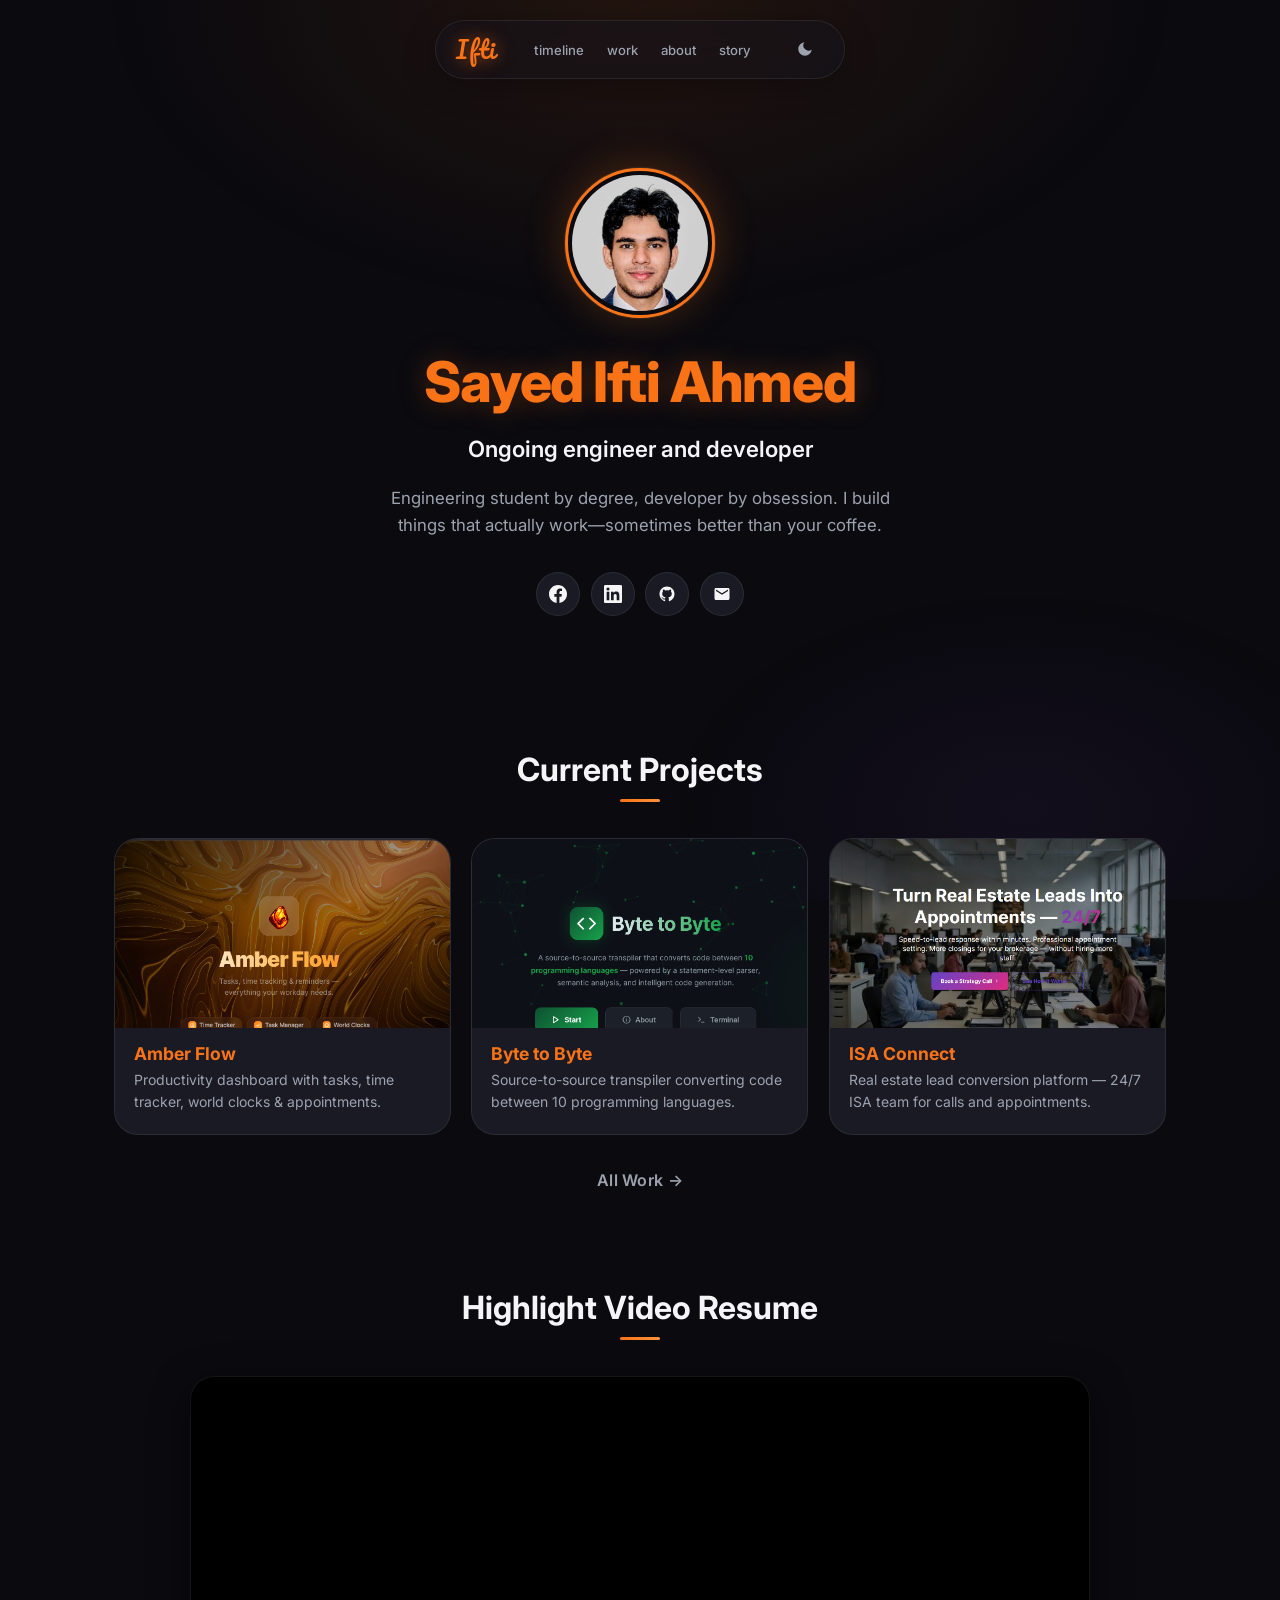
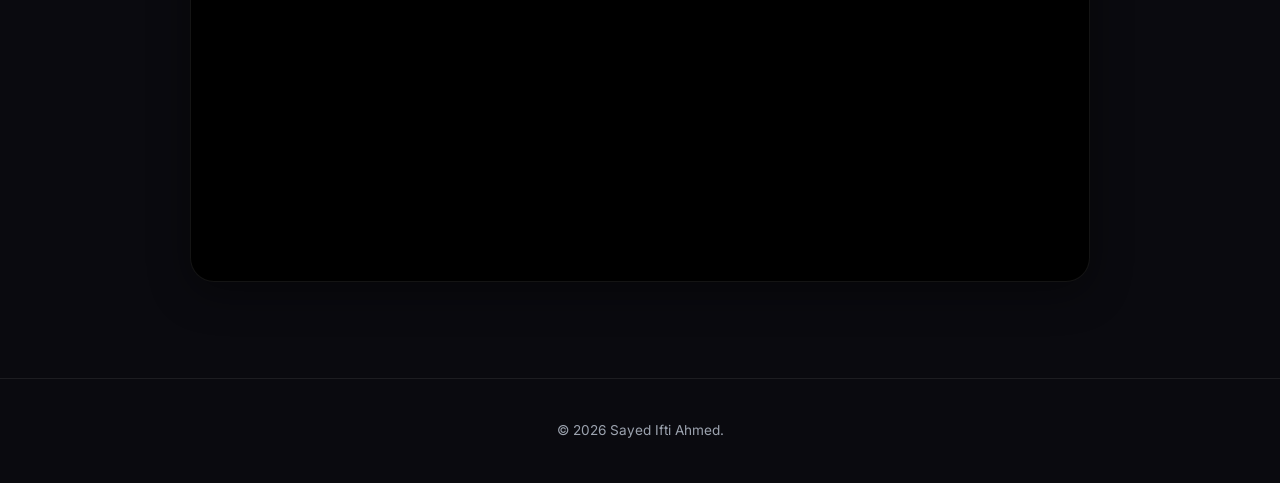
<file: index.html>
<!DOCTYPE html>
<html lang="en">
  <head>
    <meta charset="UTF-8" />
    <meta name="viewport" content="width=device-width, initial-scale=1.0" />
    <meta name="description" content="Sayed Ifti Ahmed — Engineering student by degree, developer by obsession." />
    <title>Sayed Ifti Ahmed | Engineer &amp; Developer</title>
    <link rel="stylesheet" href="css/styles.css" />
    <link rel="preconnect" href="https://fonts.googleapis.com" />
    <link rel="preconnect" href="https://fonts.gstatic.com" crossorigin />
    <link
      href="https://fonts.googleapis.com/css2?family=Inter:wght@300;400;500;600;700;800&family=Pacifico&display=swap"
      rel="stylesheet"
    />
  </head>
  <body>
    <!-- Floating pill navigation -->
    <nav id="navbar" aria-label="Primary">
      <div class="nav-pill">
        <a href="index.html" class="nav-logo">Ifti</a>
        <ul class="nav-links" role="list">
          <li><a href="timeline.html" class="nav-text-link">timeline</a></li>
          <li><a href="work.html" class="nav-text-link">work</a></li>
          <li><a href="about.html" class="nav-text-link">about</a></li>
          <li><a href="story.html" class="nav-text-link">story</a></li>
        </ul>
        <div class="nav-icons">
          <button class="nav-icon theme-toggle" aria-label="Toggle theme" title="Toggle theme">
            <svg class="icon-sun" viewBox="0 0 24 24" fill="none" stroke="currentColor" stroke-width="2" stroke-linecap="round" aria-hidden="true">
              <circle cx="12" cy="12" r="4"/>
              <path d="M12 2v2M12 20v2M4.93 4.93l1.41 1.41M17.66 17.66l1.41 1.41M2 12h2M20 12h2M4.93 19.07l1.41-1.41M17.66 6.34l1.41-1.41"/>
            </svg>
            <svg class="icon-moon" viewBox="0 0 24 24" fill="currentColor" aria-hidden="true">
              <path d="M21 12.79A9 9 0 1111.21 3 7 7 0 0021 12.79z"/>
            </svg>
          </button>
        </div>
      </div>
    </nav>

    <!-- Hero -->
    <header id="home" class="hero">
      <img src="profile.jpeg" alt="Sayed Ifti Ahmed" class="profile-photo" />
      <h1 class="hero-name">Sayed Ifti Ahmed</h1>
      <p class="hero-role">Ongoing engineer and developer</p>
      <p class="hero-bio">
        Engineering student by degree, developer by obsession.
        I build things that actually work&mdash;sometimes better than your coffee.
      </p>
      <div class="hero-socials">
        <a href="https://www.facebook.com/share/184Jqfm9Pk/?mibextid=wwXIfr" target="_blank" rel="noopener noreferrer" aria-label="Facebook" class="social-icon">
          <svg viewBox="0 0 24 24" fill="currentColor" aria-hidden="true"><path d="M24 12.073C24 5.405 18.627 0 12 0S0 5.405 0 12.073C0 18.1 4.388 23.094 10.125 24v-8.437H7.078v-3.49h3.047V9.41c0-3.025 1.792-4.697 4.532-4.697 1.313 0 2.686.235 2.686.235v2.97h-1.513c-1.491 0-1.956.93-1.956 1.874v2.25h3.328l-.532 3.49h-2.796V24C19.612 23.094 24 18.1 24 12.073z"/></svg>
        </a>
        <a href="https://www.linkedin.com/in/sayed-ahmed-0b468b22b?utm_source=share_via&utm_content=profile&utm_medium=member_ios" target="_blank" rel="noopener noreferrer" aria-label="LinkedIn" class="social-icon">
          <svg viewBox="0 0 24 24" fill="currentColor" aria-hidden="true"><path d="M20.447 20.452h-3.554v-5.569c0-1.328-.027-3.037-1.852-3.037-1.853 0-2.136 1.445-2.136 2.939v5.667H9.351V9h3.414v1.561h.046c.477-.9 1.637-1.85 3.37-1.85 3.601 0 4.267 2.37 4.267 5.455v6.286zM5.337 7.433a2.062 2.062 0 01-2.063-2.065 2.064 2.064 0 112.063 2.065zm1.782 13.019H3.555V9h3.564v11.452zM22.225 0H1.771C.792 0 0 .774 0 1.729v20.542C0 23.227.792 24 1.771 24h20.451C23.2 24 24 23.227 24 22.271V1.729C24 .774 23.2 0 22.222 0h.003z"/></svg>
        </a>
        <a href="https://github.com/xrenes" target="_blank" rel="noopener noreferrer" aria-label="GitHub" class="social-icon">
          <svg viewBox="0 0 24 24" fill="currentColor" aria-hidden="true"><path d="M12 2C6.477 2 2 6.484 2 12.017c0 4.425 2.865 8.18 6.839 9.504.5.092.682-.217.682-.483 0-.237-.008-.868-.013-1.703-2.782.605-3.369-1.343-3.369-1.343-.454-1.158-1.11-1.466-1.11-1.466-.908-.62.069-.608.069-.608 1.003.07 1.531 1.032 1.531 1.032.892 1.53 2.341 1.088 2.91.832.092-.647.35-1.088.636-1.338-2.22-.253-4.555-1.113-4.555-4.951 0-1.093.39-1.988 1.029-2.688-.103-.253-.446-1.272.098-2.65 0 0 .84-.27 2.75 1.026A9.564 9.564 0 0112 6.844c.85.004 1.705.115 2.504.337 1.909-1.296 2.747-1.027 2.747-1.027.546 1.379.202 2.398.1 2.651.64.7 1.028 1.595 1.028 2.688 0 3.848-2.339 4.695-4.566 4.943.359.309.678.92.678 1.855 0 1.338-.012 2.419-.012 2.747 0 .268.18.58.688.482A10.019 10.019 0 0022 12.017C22 6.484 17.522 2 12 2z"/></svg>
        </a>
        <a href="mailto:ifti241-15-227@diu.edu.bd" aria-label="Email" class="social-icon">
          <svg viewBox="0 0 24 24" fill="currentColor" aria-hidden="true"><path d="M20 4H4c-1.1 0-2 .9-2 2v12c0 1.1.9 2 2 2h16c1.1 0 2-.9 2-2V6c0-1.1-.9-2-2-2zm0 4l-8 5-8-5V6l8 5 8-5v2z"/></svg>
        </a>
      </div>
    </header>

    <!-- Current Projects -->
    <section id="portfolio" class="section section-projects">
      <div class="container">
        <h2 class="section-title">Current Projects</h2>
        <div class="proj-grid">

          <a href="https://xrenes.github.io/amber-flow/" target="_blank" rel="noopener noreferrer" class="proj-card">
            <div class="proj-thumb">
              <img src="amber-flow.png" alt="Amber Flow preview" loading="lazy">
            </div>
            <div class="proj-info">
              <h3 class="proj-title">Amber Flow</h3>
              <p class="proj-desc">Productivity dashboard with tasks, time tracker, world clocks &amp; appointments.</p>
            </div>
          </a>

          <a href="https://xrenes.github.io/Byte-to-Byte/" target="_blank" rel="noopener noreferrer" class="proj-card">
            <div class="proj-thumb">
              <img src="byte-to-byte.png" alt="Byte to Byte preview" loading="lazy">
            </div>
            <div class="proj-info">
              <h3 class="proj-title">Byte to Byte</h3>
              <p class="proj-desc">Source-to-source transpiler converting code between 10 programming languages.</p>
            </div>
          </a>

          <a href="https://www.isaconnect.co/" target="_blank" rel="noopener noreferrer" class="proj-card">
            <div class="proj-thumb">
              <img src="isa-connect.png" alt="ISA Connect preview" loading="lazy">
            </div>
            <div class="proj-info">
              <h3 class="proj-title">ISA Connect</h3>
              <p class="proj-desc">Real estate lead conversion platform &mdash; 24/7 ISA team for calls and appointments.</p>
            </div>
          </a>

        </div>
        <div class="all-work-row">
          <a href="work.html" class="all-work-link">All Work &rarr;</a>
        </div>
      </div>
    </section>

    <!-- Highlight Video Resume -->
    <section id="video-resume" class="section section-video">
      <div class="container">
        <h2 class="section-title">Highlight Video Resume</h2>
        <div class="video-wrap">
          <iframe
            src="https://www.youtube.com/embed/NXn3JYv4lPY?si=C3PrhLV6LajCJUNJ&rel=0&modestbranding=1"
            title="Sayed Ifti Ahmed — Highlight Video Resume"
            allow="accelerometer; autoplay; clipboard-write; encrypted-media; gyroscope; picture-in-picture; web-share"
            referrerpolicy="strict-origin-when-cross-origin"
            allowfullscreen></iframe>
        </div>
      </div>
    </section>

    <!-- Footer -->
    <footer class="footer">
      <div class="container">
        <p class="footer-copy">&copy; <span id="year"></span> Sayed Ifti Ahmed.</p>
      </div>
    </footer>

    <script src="js/script.js"></script>
  </body>
</html>
</file>
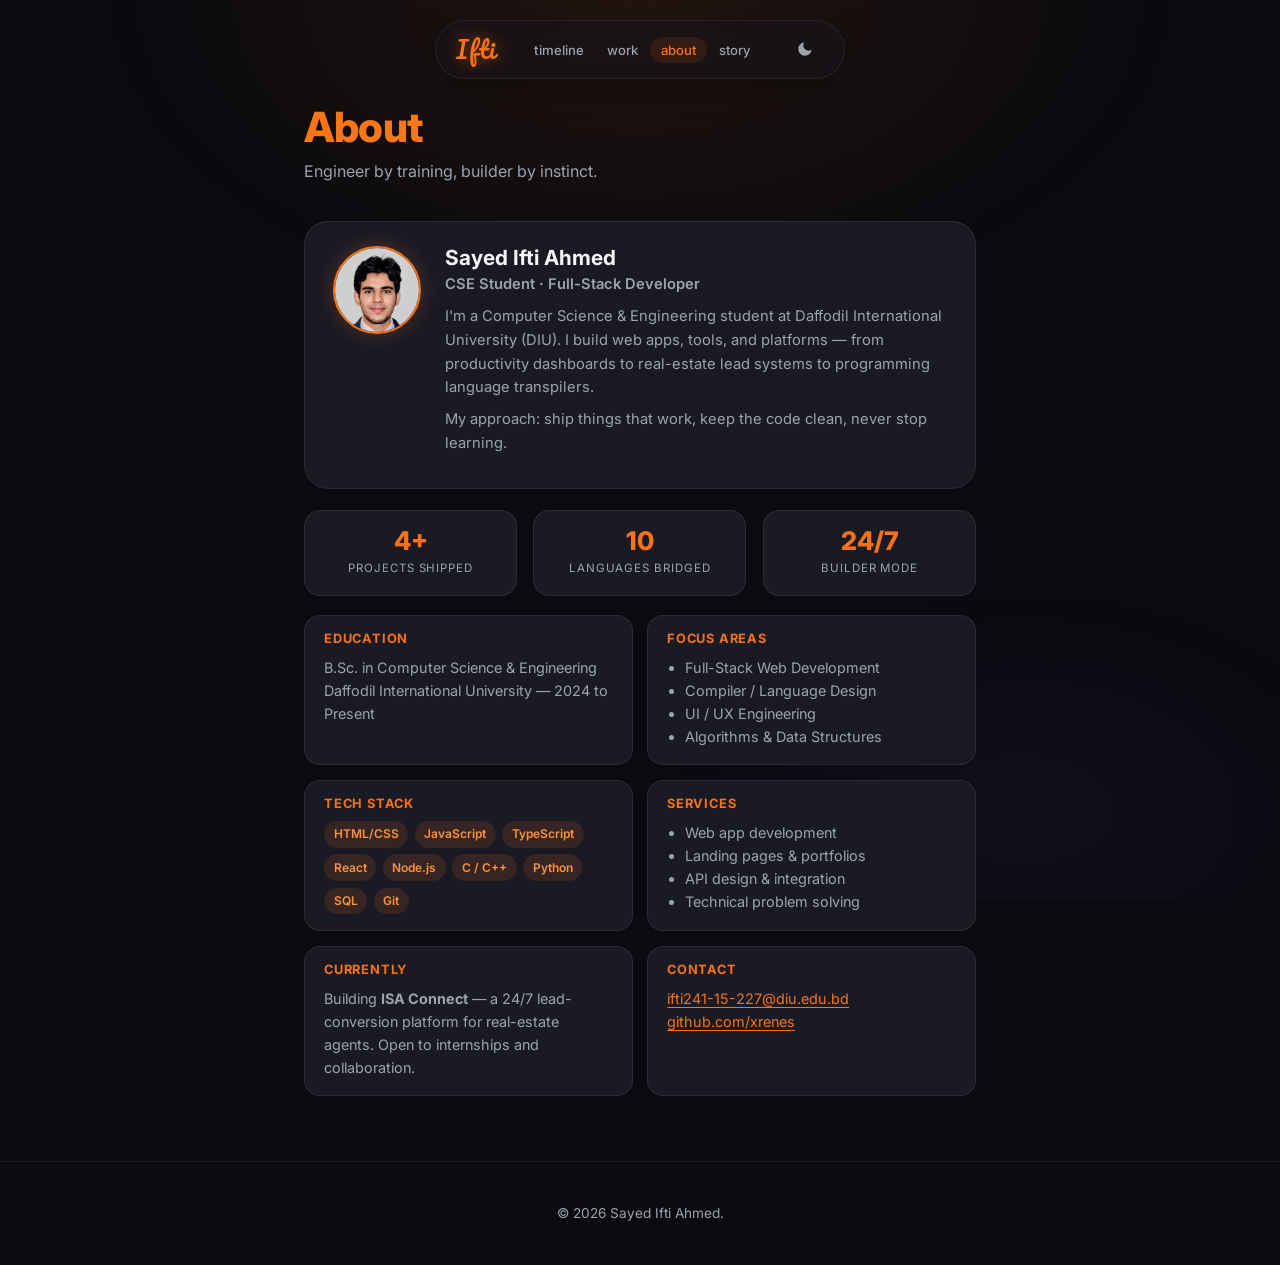
<file: about.html>
<!DOCTYPE html>
<html lang="en">
  <head>
    <meta charset="UTF-8" />
    <meta name="viewport" content="width=device-width, initial-scale=1.0" />
    <meta name="description" content="About Sayed Ifti Ahmed — Engineering student, developer." />
    <title>About | Sayed Ifti Ahmed</title>
    <link rel="stylesheet" href="css/styles.css" />
    <link rel="preconnect" href="https://fonts.googleapis.com" />
    <link rel="preconnect" href="https://fonts.gstatic.com" crossorigin />
    <link href="https://fonts.googleapis.com/css2?family=Inter:wght@300;400;500;600;700;800&family=Pacifico&display=swap" rel="stylesheet" />
  </head>
  <body>
    <nav id="navbar" aria-label="Primary">
      <div class="nav-pill">
        <a href="index.html" class="nav-logo">Ifti</a>
        <ul class="nav-links" role="list">
          <li><a href="timeline.html" class="nav-text-link">timeline</a></li>
          <li><a href="work.html" class="nav-text-link">work</a></li>
          <li><a href="about.html" class="nav-text-link active">about</a></li>
          <li><a href="story.html" class="nav-text-link">story</a></li>
        </ul>
        <div class="nav-icons">          <button class="nav-icon theme-toggle" aria-label="Toggle theme">
            <svg class="icon-sun" viewBox="0 0 24 24" fill="none" stroke="currentColor" stroke-width="2" stroke-linecap="round" aria-hidden="true"><circle cx="12" cy="12" r="4"/><path d="M12 2v2M12 20v2M4.93 4.93l1.41 1.41M17.66 17.66l1.41 1.41M2 12h2M20 12h2M4.93 19.07l1.41-1.41M17.66 6.34l1.41-1.41"/></svg>
            <svg class="icon-moon" viewBox="0 0 24 24" fill="currentColor" aria-hidden="true"><path d="M21 12.79A9 9 0 1111.21 3 7 7 0 0021 12.79z"/></svg>
          </button>
        </div>
      </div>
    </nav>

    <main class="inner-page">
      <div class="container container-narrow">
        <h1 class="page-title">About</h1>
        <p class="page-subtitle">Engineer by training, builder by instinct.</p>

        <div class="about-card reveal">
          <img src="profile.jpeg" alt="Sayed Ifti Ahmed" class="profile-photo-sm" />
          <div class="about-text">
            <h2>Sayed Ifti Ahmed</h2>
            <p class="about-role">CSE Student &middot; Full-Stack Developer</p>
            <p>
              I'm a Computer Science &amp; Engineering student at Daffodil International
              University (DIU). I build web apps, tools, and platforms &mdash; from
              productivity dashboards to real-estate lead systems to programming
              language transpilers.
            </p>
            <p>
              My approach: ship things that work, keep the code clean, never stop learning.
            </p>
          </div>
        </div>

        <div class="stats-row">
          <div class="stat-card reveal">
            <span class="stat-num">4+</span>
            <span class="stat-label">Projects Shipped</span>
          </div>
          <div class="stat-card reveal">
            <span class="stat-num">10</span>
            <span class="stat-label">Languages Bridged</span>
          </div>
          <div class="stat-card reveal">
            <span class="stat-num">24/7</span>
            <span class="stat-label">Builder Mode</span>
          </div>
        </div>

        <div class="info-grid">
          <div class="info-block reveal">
            <h3>Education</h3>
            <p>B.Sc. in Computer Science &amp; Engineering<br/>Daffodil International University &mdash; 2024 to Present</p>
          </div>
          <div class="info-block reveal">
            <h3>Focus Areas</h3>
            <ul>
              <li>Full-Stack Web Development</li>
              <li>Compiler / Language Design</li>
              <li>UI / UX Engineering</li>
              <li>Algorithms &amp; Data Structures</li>
            </ul>
          </div>
          <div class="info-block reveal">
            <h3>Tech Stack</h3>
            <div class="tag-row">
              <span class="tag">HTML/CSS</span>
              <span class="tag">JavaScript</span>
              <span class="tag">TypeScript</span>
              <span class="tag">React</span>
              <span class="tag">Node.js</span>
              <span class="tag">C / C++</span>
              <span class="tag">Python</span>
              <span class="tag">SQL</span>
              <span class="tag">Git</span>
            </div>
          </div>
          <div class="info-block reveal">
            <h3>Services</h3>
            <ul>
              <li>Web app development</li>
              <li>Landing pages &amp; portfolios</li>
              <li>API design &amp; integration</li>
              <li>Technical problem solving</li>
            </ul>
          </div>
          <div class="info-block reveal">
            <h3>Currently</h3>
            <p>Building <strong>ISA Connect</strong> &mdash; a 24/7 lead-conversion platform for real-estate agents. Open to internships and collaboration.</p>
          </div>
          <div class="info-block reveal">
            <h3>Contact</h3>
            <p>
              <a href="mailto:ifti241-15-227@diu.edu.bd" class="inline-link">ifti241-15-227@diu.edu.bd</a><br/>
              <a href="https://github.com/xrenes" target="_blank" rel="noopener noreferrer" class="inline-link">github.com/xrenes</a>
            </p>
          </div>
        </div>
      </div>
    </main>

    <footer class="footer">
      <div class="container">
        <p class="footer-copy">&copy; <span id="year"></span> Sayed Ifti Ahmed.</p>
      </div>
    </footer>
    <script src="js/script.js"></script>
  </body>
</html>
</file>
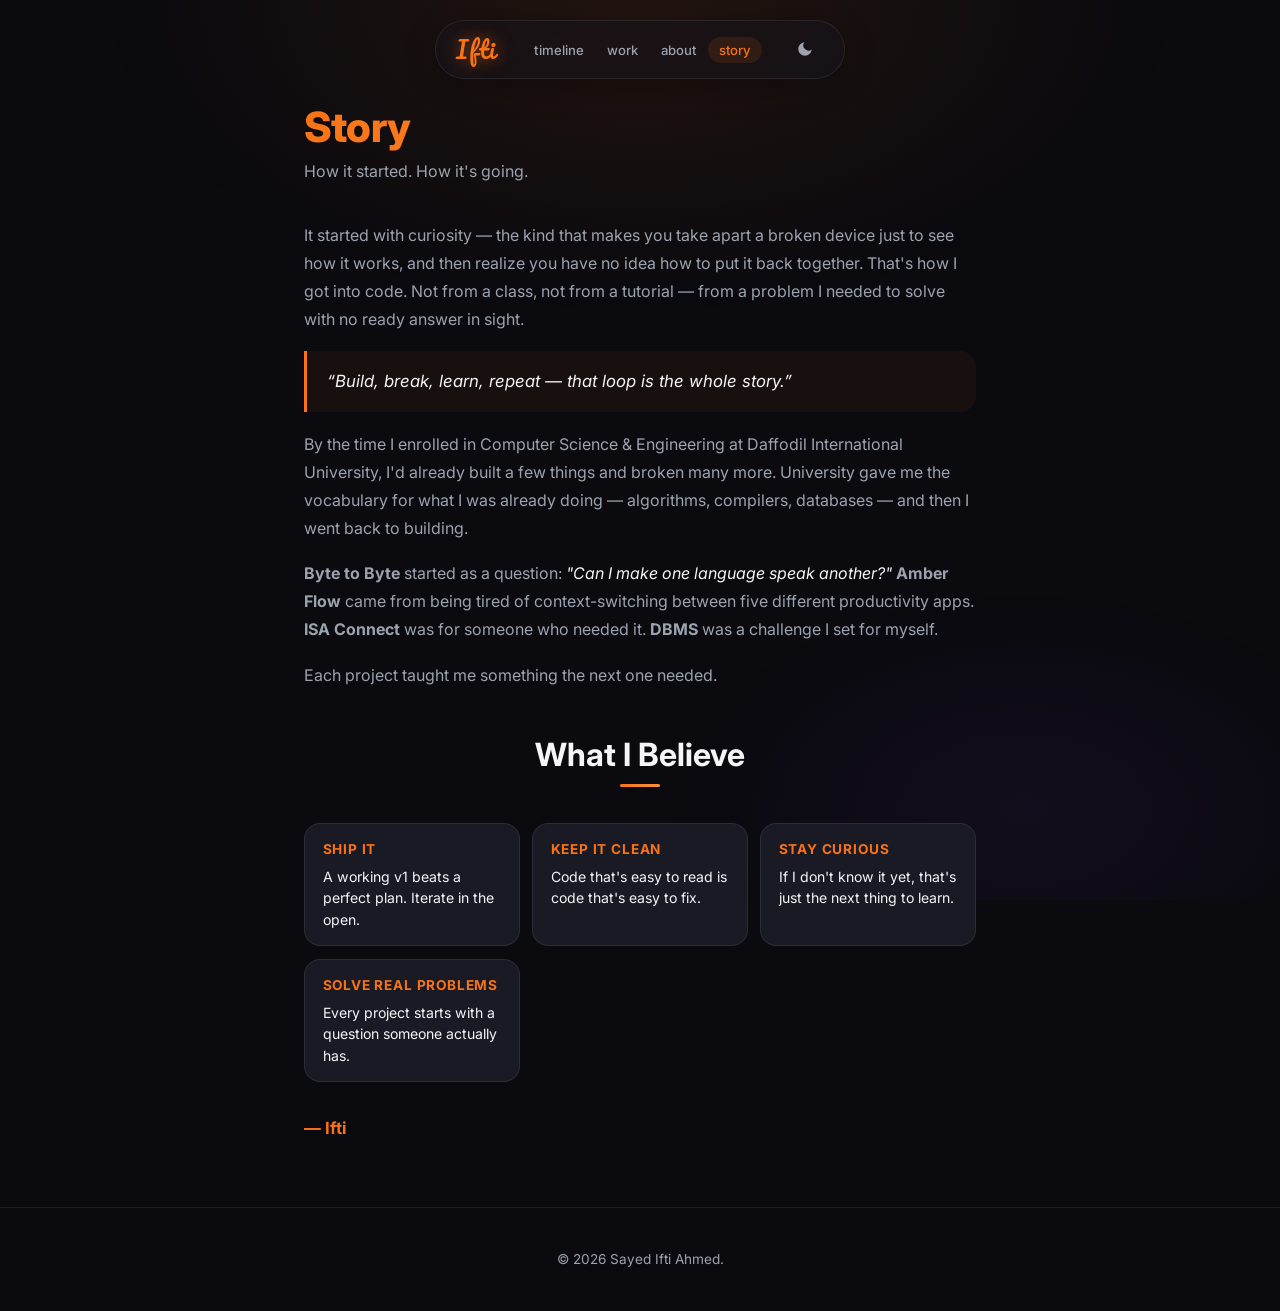
<file: story.html>
<!DOCTYPE html>
<html lang="en">
  <head>
    <meta charset="UTF-8" />
    <meta name="viewport" content="width=device-width, initial-scale=1.0" />
    <meta name="description" content="Story — How Sayed Ifti Ahmed got here." />
    <title>Story | Sayed Ifti Ahmed</title>
    <link rel="stylesheet" href="css/styles.css" />
    <link rel="preconnect" href="https://fonts.googleapis.com" />
    <link rel="preconnect" href="https://fonts.gstatic.com" crossorigin />
    <link href="https://fonts.googleapis.com/css2?family=Inter:wght@300;400;500;600;700;800&family=Pacifico&display=swap" rel="stylesheet" />
  </head>
  <body>
    <nav id="navbar" aria-label="Primary">
      <div class="nav-pill">
        <a href="index.html" class="nav-logo">Ifti</a>
        <ul class="nav-links" role="list">
          <li><a href="timeline.html" class="nav-text-link">timeline</a></li>
          <li><a href="work.html" class="nav-text-link">work</a></li>
          <li><a href="about.html" class="nav-text-link">about</a></li>
          <li><a href="story.html" class="nav-text-link active">story</a></li>
        </ul>
        <div class="nav-icons">          <button class="nav-icon theme-toggle" aria-label="Toggle theme">
            <svg class="icon-sun" viewBox="0 0 24 24" fill="none" stroke="currentColor" stroke-width="2" stroke-linecap="round" aria-hidden="true"><circle cx="12" cy="12" r="4"/><path d="M12 2v2M12 20v2M4.93 4.93l1.41 1.41M17.66 17.66l1.41 1.41M2 12h2M20 12h2M4.93 19.07l1.41-1.41M17.66 6.34l1.41-1.41"/></svg>
            <svg class="icon-moon" viewBox="0 0 24 24" fill="currentColor" aria-hidden="true"><path d="M21 12.79A9 9 0 1111.21 3 7 7 0 0021 12.79z"/></svg>
          </button>
        </div>
      </div>
    </nav>

    <main class="inner-page">
      <div class="container container-narrow">
        <h1 class="page-title">Story</h1>
        <p class="page-subtitle">How it started. How it's going.</p>

        <div class="story-body reveal">
          <p>
            It started with curiosity &mdash; the kind that makes you take apart a broken
            device just to see how it works, and then realize you have no idea how
            to put it back together. That's how I got into code. Not from a class,
            not from a tutorial &mdash; from a problem I needed to solve with no ready
            answer in sight.
          </p>

          <p class="story-quote">
            &ldquo;Build, break, learn, repeat &mdash; that loop is the whole story.&rdquo;
          </p>

          <p>
            By the time I enrolled in Computer Science &amp; Engineering at Daffodil
            International University, I'd already built a few things and broken
            many more. University gave me the vocabulary for what I was already
            doing &mdash; algorithms, compilers, databases &mdash; and then I went back to building.
          </p>
          <p>
            <strong>Byte to Byte</strong> started as a question: <em>"Can I make one language speak another?"</em>
            <strong>Amber Flow</strong> came from being tired of context-switching between five different
            productivity apps. <strong>ISA Connect</strong> was for someone who needed it.
            <strong>DBMS</strong> was a challenge I set for myself.
          </p>
          <p>
            Each project taught me something the next one needed.
          </p>
        </div>

        <h2 class="section-title reveal" style="margin-top:3rem;">What I Believe</h2>

        <div class="story-principles">
          <div class="principle reveal">
            <h4>Ship It</h4>
            <p>A working v1 beats a perfect plan. Iterate in the open.</p>
          </div>
          <div class="principle reveal">
            <h4>Keep It Clean</h4>
            <p>Code that's easy to read is code that's easy to fix.</p>
          </div>
          <div class="principle reveal">
            <h4>Stay Curious</h4>
            <p>If I don't know it yet, that's just the next thing to learn.</p>
          </div>
          <div class="principle reveal">
            <h4>Solve Real Problems</h4>
            <p>Every project starts with a question someone actually has.</p>
          </div>
        </div>

        <p class="story-closing reveal" style="margin-top:2rem;">&mdash; Ifti</p>
      </div>
    </main>

    <footer class="footer">
      <div class="container">
        <p class="footer-copy">&copy; <span id="year"></span> Sayed Ifti Ahmed.</p>
      </div>
    </footer>
    <script src="js/script.js"></script>
  </body>
</html>
</file>
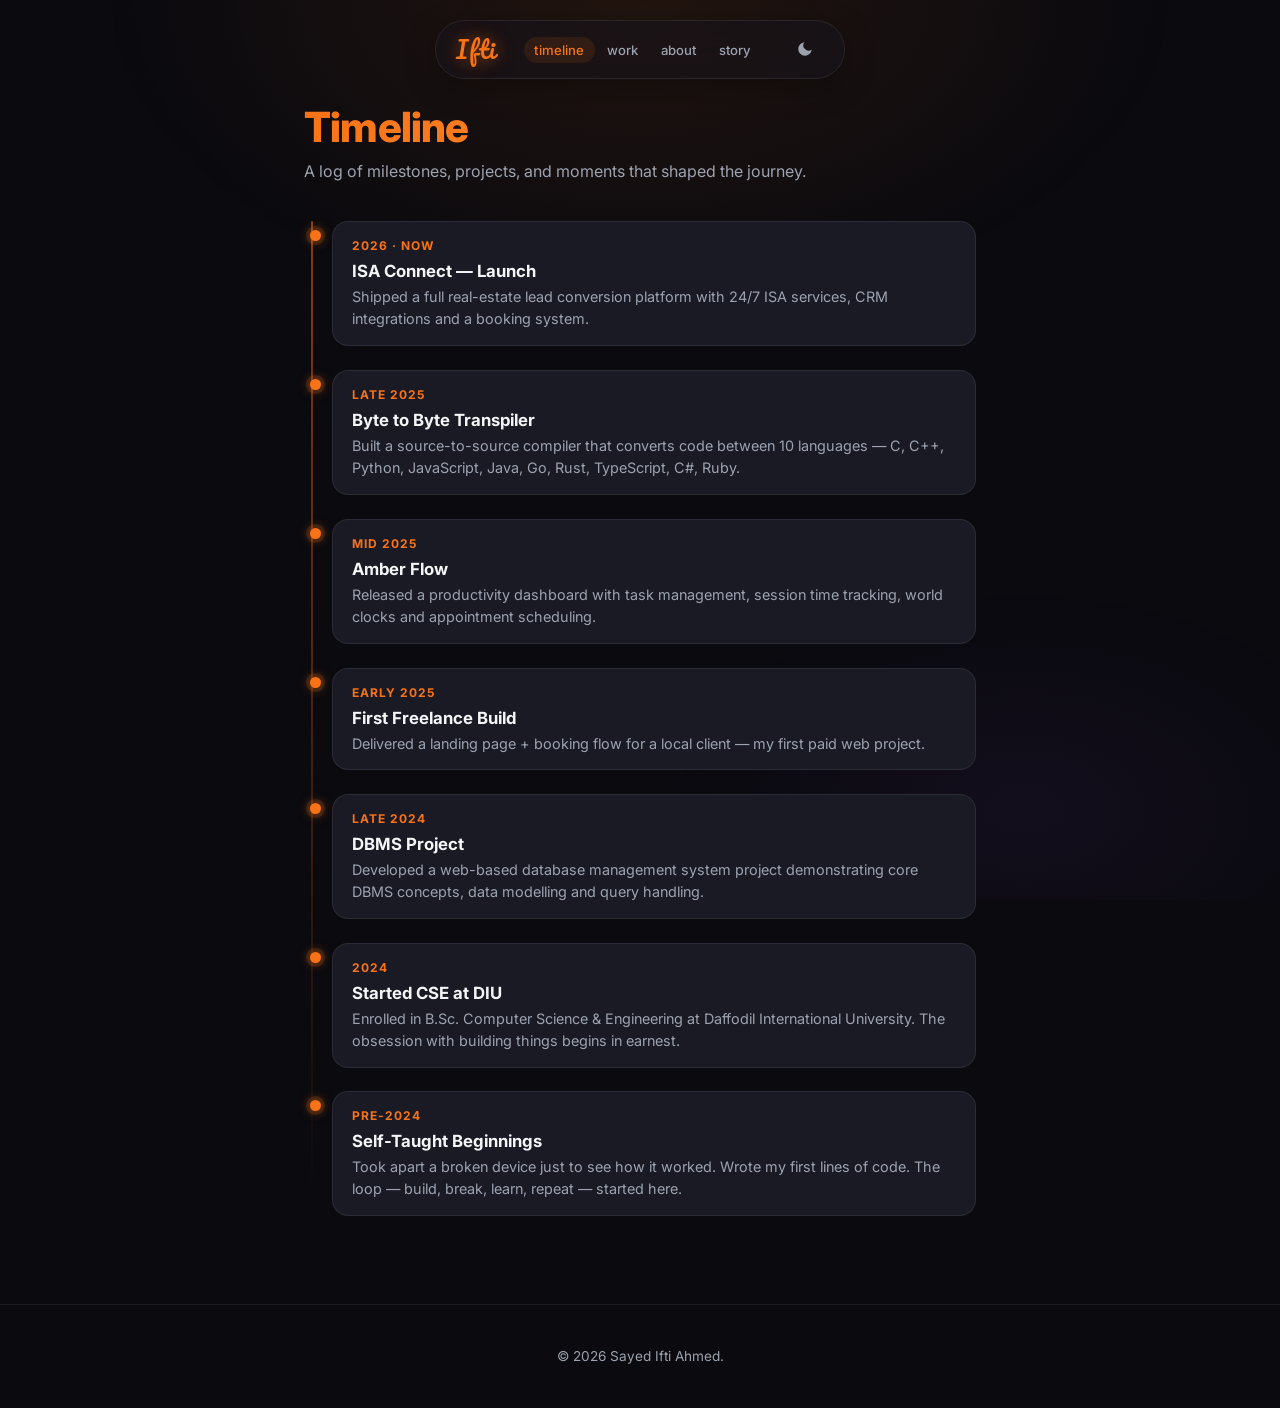
<file: timeline.html>
<!DOCTYPE html>
<html lang="en">
  <head>
    <meta charset="UTF-8" />
    <meta name="viewport" content="width=device-width, initial-scale=1.0" />
    <meta name="description" content="Timeline — Sayed Ifti Ahmed's journey." />
    <title>Timeline | Sayed Ifti Ahmed</title>
    <link rel="stylesheet" href="css/styles.css" />
    <link rel="preconnect" href="https://fonts.googleapis.com" />
    <link rel="preconnect" href="https://fonts.gstatic.com" crossorigin />
    <link href="https://fonts.googleapis.com/css2?family=Inter:wght@300;400;500;600;700;800&family=Pacifico&display=swap" rel="stylesheet" />
  </head>
  <body>
    <nav id="navbar" aria-label="Primary">
      <div class="nav-pill">
        <a href="index.html" class="nav-logo">Ifti</a>
        <ul class="nav-links" role="list">
          <li><a href="timeline.html" class="nav-text-link active">timeline</a></li>
          <li><a href="work.html" class="nav-text-link">work</a></li>
          <li><a href="about.html" class="nav-text-link">about</a></li>
          <li><a href="story.html" class="nav-text-link">story</a></li>
        </ul>
        <div class="nav-icons">          <button class="nav-icon theme-toggle" aria-label="Toggle theme">
            <svg class="icon-sun" viewBox="0 0 24 24" fill="none" stroke="currentColor" stroke-width="2" stroke-linecap="round" aria-hidden="true"><circle cx="12" cy="12" r="4"/><path d="M12 2v2M12 20v2M4.93 4.93l1.41 1.41M17.66 17.66l1.41 1.41M2 12h2M20 12h2M4.93 19.07l1.41-1.41M17.66 6.34l1.41-1.41"/></svg>
            <svg class="icon-moon" viewBox="0 0 24 24" fill="currentColor" aria-hidden="true"><path d="M21 12.79A9 9 0 1111.21 3 7 7 0 0021 12.79z"/></svg>
          </button>
        </div>
      </div>
    </nav>

    <main class="inner-page">
      <div class="container container-narrow">
        <h1 class="page-title">Timeline</h1>
        <p class="page-subtitle">A log of milestones, projects, and moments that shaped the journey.</p>

        <ol class="timeline" role="list">
          <li class="tl-item reveal">
            <div class="tl-dot"></div>
            <div class="tl-content">
              <span class="tl-date">2026 &middot; Now</span>
              <h3>ISA Connect &mdash; Launch</h3>
              <p>Shipped a full real-estate lead conversion platform with 24/7 ISA services, CRM integrations and a booking system.</p>
            </div>
          </li>
          <li class="tl-item reveal">
            <div class="tl-dot"></div>
            <div class="tl-content">
              <span class="tl-date">Late 2025</span>
              <h3>Byte to Byte Transpiler</h3>
              <p>Built a source-to-source compiler that converts code between 10 languages &mdash; C, C++, Python, JavaScript, Java, Go, Rust, TypeScript, C#, Ruby.</p>
            </div>
          </li>
          <li class="tl-item reveal">
            <div class="tl-dot"></div>
            <div class="tl-content">
              <span class="tl-date">Mid 2025</span>
              <h3>Amber Flow</h3>
              <p>Released a productivity dashboard with task management, session time tracking, world clocks and appointment scheduling.</p>
            </div>
          </li>
          <li class="tl-item reveal">
            <div class="tl-dot"></div>
            <div class="tl-content">
              <span class="tl-date">Early 2025</span>
              <h3>First Freelance Build</h3>
              <p>Delivered a landing page + booking flow for a local client &mdash; my first paid web project.</p>
            </div>
          </li>
          <li class="tl-item reveal">
            <div class="tl-dot"></div>
            <div class="tl-content">
              <span class="tl-date">Late 2024</span>
              <h3>DBMS Project</h3>
              <p>Developed a web-based database management system project demonstrating core DBMS concepts, data modelling and query handling.</p>
            </div>
          </li>
          <li class="tl-item reveal">
            <div class="tl-dot"></div>
            <div class="tl-content">
              <span class="tl-date">2024</span>
              <h3>Started CSE at DIU</h3>
              <p>Enrolled in B.Sc. Computer Science &amp; Engineering at Daffodil International University. The obsession with building things begins in earnest.</p>
            </div>
          </li>
          <li class="tl-item reveal">
            <div class="tl-dot"></div>
            <div class="tl-content">
              <span class="tl-date">Pre-2024</span>
              <h3>Self-Taught Beginnings</h3>
              <p>Took apart a broken device just to see how it worked. Wrote my first lines of code. The loop &mdash; build, break, learn, repeat &mdash; started here.</p>
            </div>
          </li>
        </ol>
      </div>
    </main>

    <footer class="footer">
      <div class="container">
        <p class="footer-copy">&copy; <span id="year"></span> Sayed Ifti Ahmed.</p>
      </div>
    </footer>
    <script src="js/script.js"></script>
  </body>
</html>
</file>
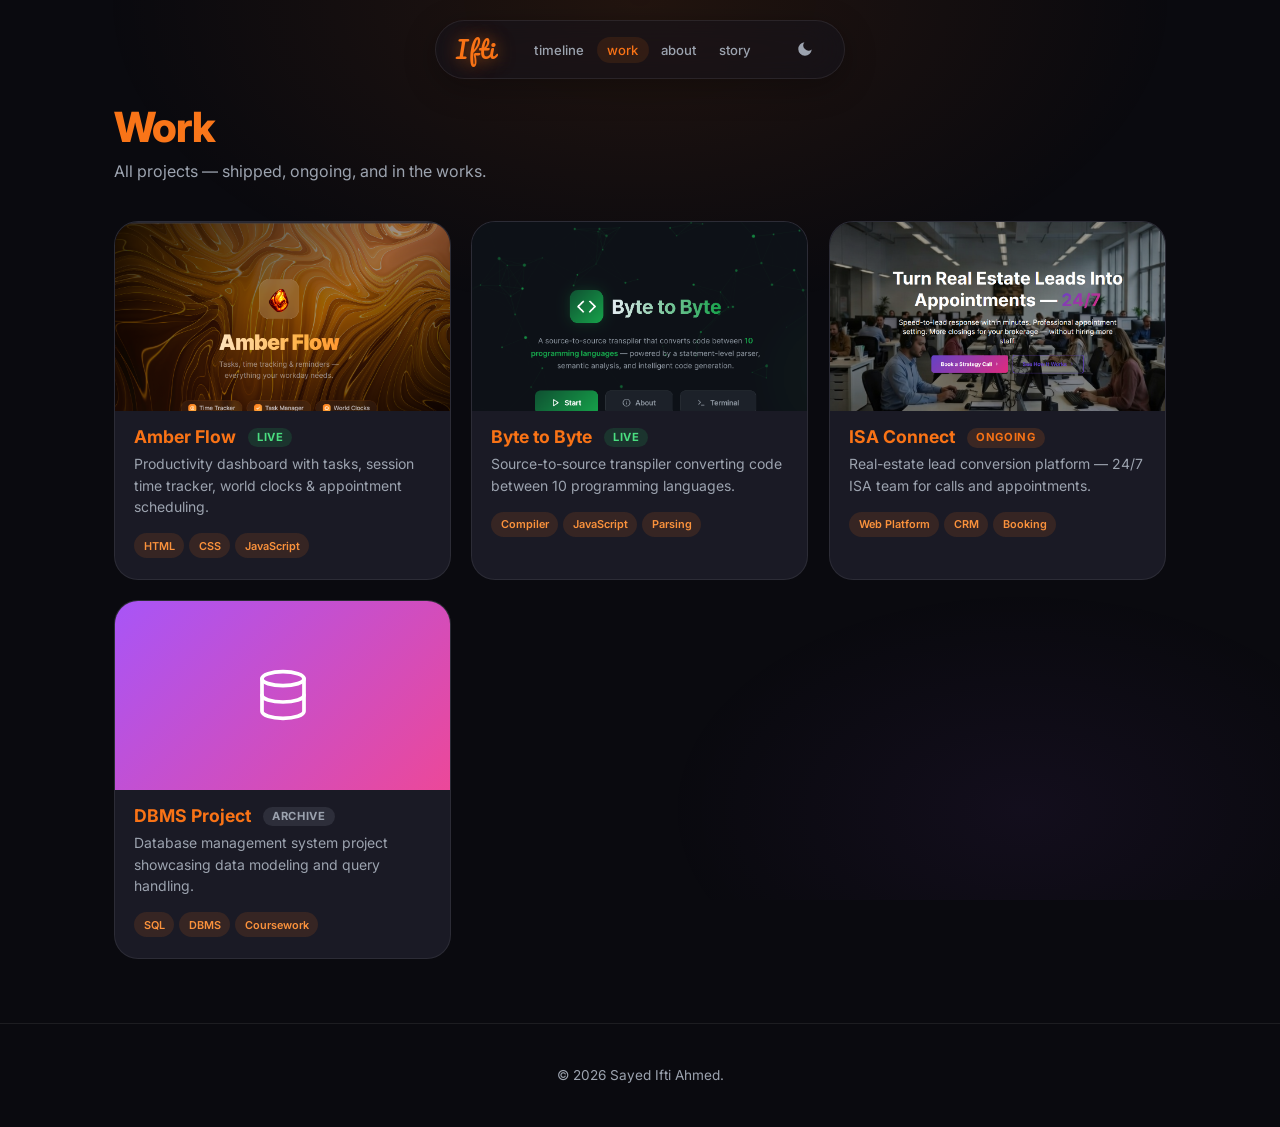
<file: work.html>
<!DOCTYPE html>
<html lang="en">
  <head>
    <meta charset="UTF-8" />
    <meta name="viewport" content="width=device-width, initial-scale=1.0" />
    <meta name="description" content="Work — All projects by Sayed Ifti Ahmed." />
    <title>Work | Sayed Ifti Ahmed</title>
    <link rel="stylesheet" href="css/styles.css" />
    <link rel="preconnect" href="https://fonts.googleapis.com" />
    <link rel="preconnect" href="https://fonts.gstatic.com" crossorigin />
    <link href="https://fonts.googleapis.com/css2?family=Inter:wght@300;400;500;600;700;800&family=Pacifico&display=swap" rel="stylesheet" />
  </head>
  <body>
    <nav id="navbar" aria-label="Primary">
      <div class="nav-pill">
        <a href="index.html" class="nav-logo">Ifti</a>
        <ul class="nav-links" role="list">
          <li><a href="timeline.html" class="nav-text-link">timeline</a></li>
          <li><a href="work.html" class="nav-text-link active">work</a></li>
          <li><a href="about.html" class="nav-text-link">about</a></li>
          <li><a href="story.html" class="nav-text-link">story</a></li>
        </ul>
        <div class="nav-icons">          <button class="nav-icon theme-toggle" aria-label="Toggle theme">
            <svg class="icon-sun" viewBox="0 0 24 24" fill="none" stroke="currentColor" stroke-width="2" stroke-linecap="round" aria-hidden="true"><circle cx="12" cy="12" r="4"/><path d="M12 2v2M12 20v2M4.93 4.93l1.41 1.41M17.66 17.66l1.41 1.41M2 12h2M20 12h2M4.93 19.07l1.41-1.41M17.66 6.34l1.41-1.41"/></svg>
            <svg class="icon-moon" viewBox="0 0 24 24" fill="currentColor" aria-hidden="true"><path d="M21 12.79A9 9 0 1111.21 3 7 7 0 0021 12.79z"/></svg>
          </button>
        </div>
      </div>
    </nav>

    <main class="inner-page">
      <div class="container">
        <h1 class="page-title">Work</h1>
        <p class="page-subtitle">All projects &mdash; shipped, ongoing, and in the works.</p>

        <div class="proj-grid">

          <a href="https://xrenes.github.io/amber-flow/" target="_blank" rel="noopener noreferrer" class="proj-card reveal">
            <div class="proj-thumb">
              <img src="amber-flow.png" alt="Amber Flow preview" loading="lazy">
            </div>
            <div class="proj-info">
              <h3 class="proj-title">Amber Flow <span class="status-pill live">Live</span></h3>
              <p class="proj-desc">Productivity dashboard with tasks, session time tracker, world clocks &amp; appointment scheduling.</p>
              <div class="card-tags">
                <span class="tag">HTML</span><span class="tag">CSS</span><span class="tag">JavaScript</span>
              </div>
            </div>
          </a>

          <a href="https://xrenes.github.io/Byte-to-Byte/" target="_blank" rel="noopener noreferrer" class="proj-card reveal">
            <div class="proj-thumb">
              <img src="byte-to-byte.png" alt="Byte to Byte preview" loading="lazy">
            </div>
            <div class="proj-info">
              <h3 class="proj-title">Byte to Byte <span class="status-pill live">Live</span></h3>
              <p class="proj-desc">Source-to-source transpiler converting code between 10 programming languages.</p>
              <div class="card-tags">
                <span class="tag">Compiler</span><span class="tag">JavaScript</span><span class="tag">Parsing</span>
              </div>
            </div>
          </a>

          <a href="https://www.isaconnect.co/" target="_blank" rel="noopener noreferrer" class="proj-card reveal">
            <div class="proj-thumb">
              <img src="isa-connect.png" alt="ISA Connect preview" loading="lazy">
            </div>
            <div class="proj-info">
              <h3 class="proj-title">ISA Connect <span class="status-pill ongoing">Ongoing</span></h3>
              <p class="proj-desc">Real-estate lead conversion platform &mdash; 24/7 ISA team for calls and appointments.</p>
              <div class="card-tags">
                <span class="tag">Web Platform</span><span class="tag">CRM</span><span class="tag">Booking</span>
              </div>
            </div>
          </a>

          <a href="https://xrenes.github.io/DBMS/" target="_blank" rel="noopener noreferrer" class="proj-card reveal">
            <div class="proj-thumb" style="background:linear-gradient(135deg,#a855f7,#ec4899); display:flex; align-items:center; justify-content:center;">
              <svg viewBox="0 0 24 24" width="56" height="56" fill="none" stroke="white" stroke-width="1.6" stroke-linecap="round" stroke-linejoin="round" aria-hidden="true">
                <ellipse cx="12" cy="5" rx="9" ry="3"/>
                <path d="M21 12c0 1.66-4 3-9 3s-9-1.34-9-3"/>
                <path d="M3 5v14c0 1.66 4 3 9 3s9-1.34 9-3V5"/>
              </svg>
            </div>
            <div class="proj-info">
              <h3 class="proj-title">DBMS Project <span class="status-pill archive">Archive</span></h3>
              <p class="proj-desc">Database management system project showcasing data modeling and query handling.</p>
              <div class="card-tags">
                <span class="tag">SQL</span><span class="tag">DBMS</span><span class="tag">Coursework</span>
              </div>
            </div>
          </a>

        </div>
      </div>
    </main>

    <footer class="footer">
      <div class="container">
        <p class="footer-copy">&copy; <span id="year"></span> Sayed Ifti Ahmed.</p>
      </div>
    </footer>
    <script src="js/script.js"></script>
  </body>
</html>
</file>
<file: css/styles.css>
/* ── Theme tokens ─────────────────────────────────────
   Dark theme by default (matches iftiahmed.netlify.app vibe)
   Light theme applied via [data-theme="light"] on <html>. */
:root {
  --accent:        #f97316; /* orange */
  --accent-soft:   #fb923c;
  --bg:            #0a0a0f;
  --bg-elev:       #14141d;
  --bg-card:       #1a1a25;
  --border:        rgba(255,255,255,.08);
  --text:          #f5f5f7;
  --text-muted:    #9ca3af;
  --shadow:        0 10px 40px rgba(0,0,0,.4);
  --shadow-glow:   0 0 40px rgba(249,115,22,.25);
  --radius:        1rem;
  --radius-lg:     1.5rem;
  --nav-h:         64px;
  --transition:    .25s ease;
}

html[data-theme="light"] {
  --bg:            #fafafa;
  --bg-elev:       #ffffff;
  --bg-card:       #ffffff;
  --border:        rgba(0,0,0,.08);
  --text:          #1a1a25;
  --text-muted:    #6b7280;
  --shadow:        0 10px 30px rgba(0,0,0,.08);
  --shadow-glow:   0 0 40px rgba(249,115,22,.18);
}

/* ── Reset & Base ───────────────────────────────────── */
*, *::before, *::after { box-sizing: border-box; margin: 0; padding: 0; }

html { scroll-behavior: smooth; }

body {
  font-family: 'Inter', system-ui, -apple-system, sans-serif;
  font-size: 1rem;
  line-height: 1.7;
  color: var(--text);
  background: var(--bg);
  min-height: 100dvh;
  transition: background var(--transition), color var(--transition);
  overflow-x: hidden;
}

/* Subtle radial glow background (dark mode only) */
body::before {
  content: '';
  position: fixed;
  inset: 0;
  background:
    radial-gradient(60% 50% at 50% 0%, rgba(249,115,22,.10), transparent 70%),
    radial-gradient(40% 35% at 80% 90%, rgba(168,85,247,.06), transparent 70%);
  pointer-events: none;
  z-index: -1;
  transition: opacity var(--transition);
}
html[data-theme="light"] body::before { opacity: .4; }

img, svg { display: block; max-width: 100%; }
a { color: inherit; text-decoration: none; }
button { font: inherit; color: inherit; cursor: pointer; background: none; border: none; }

::selection { background: var(--accent); color: #fff; }

/* ── Typography ─────────────────────────────────────── */
h1, h2, h3 { font-weight: 700; line-height: 1.15; }

/* ── Layout ─────────────────────────────────────────── */
.container { max-width: 1100px; margin-inline: auto; padding-inline: 1.5rem; }
.section   { padding-block: 96px 120px; }
.section-projects { padding-block: 32px 64px; }
.section-video    { padding-block: 32px 96px; }

/* ── Floating pill navigation ───────────────────────── */
#navbar {
  position: fixed;
  inset-block-start: 1.25rem;
  inset-inline: 0;
  z-index: 1000;
  display: flex;
  justify-content: center;
  pointer-events: none;
}

.nav-pill {
  pointer-events: auto;
  display: flex;
  align-items: center;
  gap: 1.5rem;
  padding: .5rem 1.25rem;
  background: rgba(20,20,29,.6);
  backdrop-filter: blur(20px) saturate(180%);
  -webkit-backdrop-filter: blur(20px) saturate(180%);
  border: 1px solid var(--border);
  border-radius: 999px;
  box-shadow: 0 8px 32px rgba(0,0,0,.3);
  transition: background var(--transition);
}
html[data-theme="light"] .nav-pill {
  background: rgba(255,255,255,.7);
  box-shadow: 0 4px 24px rgba(0,0,0,.08);
}
.nav-pill--scrolled {
  padding: .35rem 1rem;
  box-shadow: 0 12px 36px rgba(0,0,0,.45);
}
html[data-theme="light"] .nav-pill--scrolled {
  box-shadow: 0 8px 28px rgba(0,0,0,.12);
}

.nav-logo {
  font-family: 'Pacifico', cursive;
  font-size: 1.5rem;
  color: var(--accent);
  text-shadow: 0 0 18px rgba(249,115,22,.6);
  letter-spacing: 1px;
  padding-inline-end: .25rem;
}

/* Text nav links (timeline / work / about / story) */
.nav-links {
  display: flex;
  align-items: center;
  gap: .1rem;
  list-style: none;
}

.nav-text-link {
  font-size: .82rem;
  font-weight: 500;
  color: var(--text-muted);
  padding: .3rem .65rem;
  border-radius: 999px;
  transition: color var(--transition), background var(--transition);
  letter-spacing: .01em;
  white-space: nowrap;
}
.nav-text-link:hover,
.nav-text-link.active {
  color: var(--accent);
  background: rgba(249,115,22,.1);
}

.nav-icons {
  display: flex;
  align-items: center;
  gap: .25rem;
}

.nav-icon {
  width: 38px;
  height: 38px;
  border-radius: 50%;
  display: inline-flex;
  align-items: center;
  justify-content: center;
  color: var(--text-muted);
  transition: color var(--transition), background var(--transition), transform var(--transition);
}
.nav-icon svg { width: 18px; height: 18px; }
.nav-icon:hover { color: var(--accent); background: rgba(249,115,22,.1); transform: translateY(-1px); }
.nav-icon:focus-visible { outline: 2px solid var(--accent); outline-offset: 2px; }

/* Theme toggle: show sun/moon based on theme */
.theme-toggle .icon-sun  { display: none; }
.theme-toggle .icon-moon { display: block; }
html[data-theme="light"] .theme-toggle .icon-sun  { display: block; }
html[data-theme="light"] .theme-toggle .icon-moon { display: none; }

/* ── Hero ───────────────────────────────────────────── */
.hero {
  min-height: 80dvh;
  display: flex;
  flex-direction: column;
  align-items: center;
  justify-content: center;
  text-align: center;
  padding: calc(var(--nav-h) + 2rem) 1.5rem 2rem;
  position: relative;
}

.profile-photo {
  width: 150px;
  height: 150px;
  border-radius: 50%;
  object-fit: cover;
  object-position: center top;
  border: 3px solid var(--accent);
  padding: 4px;
  background: var(--bg);
  box-shadow: var(--shadow-glow), 0 0 0 1px var(--border);
  margin-bottom: 2rem;
  animation: floatPhoto 6s ease-in-out infinite;
}
@keyframes floatPhoto {
  0%, 100% { transform: translateY(0); }
  50%      { transform: translateY(-8px); }
}

.hero-name {
  font-size: clamp(2.2rem, 6vw, 3.5rem);
  font-weight: 800;
  color: var(--accent);
  margin-bottom: 1rem;
  letter-spacing: -.02em;
  text-shadow: 0 0 30px rgba(249,115,22,.3);
}

.hero-role {
  font-size: clamp(1.1rem, 2.5vw, 1.4rem);
  font-weight: 600;
  color: var(--text);
  margin-bottom: 1rem;
}

.hero-bio {
  max-width: 540px;
  color: var(--text-muted);
  font-size: 1.05rem;
  margin-bottom: 2rem;
  line-height: 1.65;
}

/* Social icons row */
.hero-socials {
  display: flex;
  gap: .65rem;
  justify-content: center;
  flex-wrap: wrap;
}

.social-icon {
  width: 44px;
  height: 44px;
  border-radius: 50%;
  display: inline-flex;
  align-items: center;
  justify-content: center;
  background: var(--bg-card);
  border: 1px solid var(--border);
  color: var(--text);
  transition: background var(--transition), color var(--transition),
              transform var(--transition), border-color var(--transition);
}
.social-icon svg { width: 18px; height: 18px; }
.social-icon:hover {
  background: var(--accent);
  color: #fff;
  border-color: var(--accent);
  transform: translateY(-3px);
  box-shadow: 0 8px 20px rgba(249,115,22,.35);
}

/* ── Section title ──────────────────────────────────── */
.section-title {
  font-size: clamp(1.5rem, 4vw, 2rem);
  font-weight: 700;
  text-align: center;
  margin-bottom: 2.25rem;
  color: var(--text);
  position: relative;
}
.section-title::after {
  content: '';
  display: block;
  width: 40px;
  height: 3px;
  background: linear-gradient(90deg, var(--accent), var(--accent-soft));
  border-radius: 999px;
  margin: .65rem auto 0;
  transition: width .5s ease;
}
.section-title:hover::after { width: 80px; }

/* ── Portfolio grid ─────────────────────────────────── */
.portfolio-grid {
  display: grid;
  grid-template-columns: repeat(auto-fill, minmax(260px, 1fr));
  gap: 1.5rem;
}

.card {
  display: flex;
  flex-direction: column;
  background: var(--bg-card);
  border: 1px solid var(--border);
  border-radius: var(--radius-lg);
  overflow: hidden;
  transition: transform var(--transition), border-color var(--transition),
              box-shadow var(--transition);
  color: inherit;
}
.card:hover {
  transform: translateY(-6px);
  border-color: rgba(249,115,22,.4);
  box-shadow: var(--shadow);
}

.card-thumb {
  aspect-ratio: 16/10;
  display: flex;
  align-items: center;
  justify-content: center;
  position: relative;
  overflow: hidden;
}
.card-thumb::after {
  content: '';
  position: absolute;
  inset: 0;
  background: radial-gradient(circle at 30% 30%, rgba(255,255,255,.15), transparent 60%);
  pointer-events: none;
}
.card-thumb svg {
  width: 56px;
  height: 56px;
  filter: drop-shadow(0 4px 12px rgba(0,0,0,.3));
  position: relative;
  z-index: 1;
}

.card-body {
  padding: 1.25rem 1.4rem 1.5rem;
  flex: 1;
  display: flex;
  flex-direction: column;
  gap: .4rem;
}
.card-body h3 {
  font-size: 1.15rem;
  font-weight: 700;
  color: var(--text);
}
.card-body p {
  font-size: .9rem;
  color: var(--text-muted);
  line-height: 1.55;
}

/* ── Homepage project grid (reference-style) ───────── */
.proj-grid {
  display: grid;
  grid-template-columns: repeat(3, 1fr);
  gap: 1.25rem;
}

.proj-card {
  display: flex;
  flex-direction: column;
  background: var(--bg-card);
  border: 1px solid var(--border);
  border-radius: var(--radius-lg);
  overflow: hidden;
  transition: transform var(--transition), border-color var(--transition),
              box-shadow var(--transition);
  color: inherit;
}
.proj-card:hover {
  transform: translateY(-6px);
  border-color: rgba(249,115,22,.4);
  box-shadow: var(--shadow);
}

.proj-thumb {
  width: 100%;
  aspect-ratio: 16/9;
  overflow: hidden;
  background: var(--bg-card);
}
.proj-thumb img {
  width: 100%;
  height: 100%;
  object-fit: cover;
  object-position: top;
  display: block;
  transition: transform .4s ease;
}
.proj-card:hover .proj-thumb img {
  transform: scale(1.04);
}

.proj-info {
  padding: 1rem 1.2rem 1.3rem;
  display: flex;
  flex-direction: column;
  gap: .35rem;
}

.proj-title {
  font-size: 1.1rem;
  font-weight: 700;
  color: var(--accent);
  margin: 0;
}

.proj-desc {
  font-size: .875rem;
  color: var(--text-muted);
  line-height: 1.55;
  margin: 0;
}

.all-work-row {
  margin-top: 2rem;
  text-align: center;
}
.all-work-link {
  color: var(--text-muted);
  font-size: 1rem;
  font-weight: 600;
  text-decoration: none;
  transition: color var(--transition);
  letter-spacing: .02em;
}
.all-work-link:hover {
  color: var(--accent);
}

@media (max-width: 700px) {
  .proj-grid { grid-template-columns: 1fr; }
}

/* ── Video resume ───────────────────────────────────── */
.video-wrap {
  position: relative;
  width: 100%;
  max-width: 900px;
  margin-inline: auto;
  aspect-ratio: 16 / 9;
  border-radius: var(--radius-lg);
  overflow: hidden;
  border: 1px solid var(--border);
  box-shadow: var(--shadow);
  background: #000;
}
.video-wrap iframe {
  position: absolute;
  inset: 0;
  width: 100%;
  height: 100%;
  border: 0;
}

/* ── Footer ─────────────────────────────────────────── */
.footer {
  padding-block: 2.5rem;
  border-top: 1px solid var(--border);
  text-align: center;
}
.footer-copy {
  color: var(--text-muted);
  font-size: .85rem;
}

/* ── Inner pages (about / timeline / work / story) ──── */
.inner-page {
  min-height: 100dvh;
  padding-top: calc(var(--nav-h) + 2.5rem);
  padding-bottom: 4rem;
}

.container-narrow { max-width: 720px; margin-inline: auto; padding-inline: 1.5rem; }

.page-title {
  font-size: clamp(1.8rem, 5vw, 2.6rem);
  font-weight: 800;
  background: linear-gradient(135deg, var(--accent), var(--accent-soft));
  -webkit-background-clip: text;
  background-clip: text;
  color: transparent;
  margin-bottom: .4rem;
  letter-spacing: -.02em;
  animation: titleIn .7s ease both;
}
@keyframes titleIn {
  from { opacity: 0; transform: translateY(-12px); }
  to   { opacity: 1; transform: none; }
}

.page-subtitle {
  color: var(--text-muted);
  font-size: 1rem;
  margin-bottom: 2.25rem;
  animation: titleIn .8s .1s ease both;
}

/* About card */
.about-card {
  display: flex;
  gap: 1.5rem;
  align-items: flex-start;
  background: var(--bg-card);
  border: 1px solid var(--border);
  border-radius: var(--radius-lg);
  padding: 1.5rem 1.75rem;
  margin-bottom: 1.25rem;
  transition: border-color var(--transition), transform var(--transition);
}
.about-card:hover { border-color: rgba(249,115,22,.3); transform: translateY(-2px); }
.profile-photo-sm {
  width: 88px;
  height: 88px;
  border-radius: 50%;
  object-fit: cover;
  object-position: center top;
  border: 2px solid var(--accent);
  flex-shrink: 0;
  box-shadow: 0 0 20px rgba(249,115,22,.25);
}
.about-text h2 { font-size: 1.3rem; margin-bottom: .2rem; }
.about-role     { color: var(--accent); font-size: .85rem; font-weight: 600; margin-bottom: .65rem; }
.about-text p   { color: var(--text-muted); font-size: .92rem; margin-bottom: .55rem; line-height: 1.6; }

/* Stats row */
.stats-row { display: grid; grid-template-columns: repeat(3, 1fr); gap: 1rem; margin-bottom: 1.25rem; }
.stat-card {
  background: var(--bg-card);
  border: 1px solid var(--border);
  border-radius: var(--radius);
  padding: 1rem;
  text-align: center;
  transition: transform var(--transition), border-color var(--transition);
}
.stat-card:hover { transform: translateY(-3px); border-color: rgba(249,115,22,.35); }
.stat-num { font-size: 1.6rem; font-weight: 800; color: var(--accent); display: block; line-height: 1.1; }
.stat-label { font-size: .72rem; color: var(--text-muted); text-transform: uppercase; letter-spacing: .08em; margin-top: .25rem; display: block; }

/* Info grid */
.info-grid {
  display: grid;
  grid-template-columns: 1fr 1fr;
  gap: .9rem;
}
.info-block {
  background: var(--bg-card);
  border: 1px solid var(--border);
  border-radius: var(--radius);
  padding: 1rem 1.2rem;
  transition: border-color var(--transition), transform var(--transition);
}
.info-block:hover { border-color: rgba(249,115,22,.3); transform: translateY(-2px); }
.info-block h3 {
  font-size: .8rem;
  font-weight: 700;
  text-transform: uppercase;
  letter-spacing: .06em;
  color: var(--accent);
  margin-bottom: .6rem;
}
.info-block p, .info-block li { color: var(--text-muted); font-size: .9rem; line-height: 1.6; }
.info-block ul { padding-inline-start: 1.1rem; }
.tag-row  { display: flex; flex-wrap: wrap; gap: .4rem; }
.tag {
  font-size: .75rem;
  font-weight: 600;
  padding: .2rem .6rem;
  border-radius: 999px;
  background: rgba(249,115,22,.12);
  color: var(--accent-soft);
}
.inline-link { color: var(--accent); text-decoration: underline; text-underline-offset: 3px; }

/* Timeline */
.timeline {
  list-style: none;
  position: relative;
  padding-inline-start: 1.75rem;
}
.timeline::before {
  content: '';
  position: absolute;
  inset-block: 0;
  inset-inline-start: .45rem;
  width: 2px;
  background: linear-gradient(180deg, var(--accent), transparent);
  border-radius: 999px;
  opacity: .5;
}
.tl-item {
  position: relative;
  margin-bottom: 1.5rem;
}
.tl-dot {
  position: absolute;
  inset-inline-start: -1.4rem;
  inset-block-start: .55rem;
  width: 11px;
  height: 11px;
  border-radius: 50%;
  background: var(--accent);
  box-shadow: 0 0 0 4px rgba(249,115,22,.15), 0 0 12px rgba(249,115,22,.7);
  animation: pulseDot 2.4s ease-in-out infinite;
}
@keyframes pulseDot {
  0%,100% { box-shadow: 0 0 0 4px rgba(249,115,22,.15), 0 0 12px rgba(249,115,22,.6); }
  50%     { box-shadow: 0 0 0 8px rgba(249,115,22,.05), 0 0 18px rgba(249,115,22,.9); }
}
.tl-content {
  background: var(--bg-card);
  border: 1px solid var(--border);
  border-radius: var(--radius);
  padding: .9rem 1.2rem;
  transition: border-color var(--transition), transform var(--transition), box-shadow var(--transition);
}
.tl-content:hover {
  border-color: rgba(249,115,22,.4);
  transform: translateX(4px);
  box-shadow: 0 6px 20px rgba(0,0,0,.2);
}
.tl-date {
  font-size: .75rem;
  font-weight: 700;
  text-transform: uppercase;
  letter-spacing: .08em;
  color: var(--accent);
  display: block;
  margin-bottom: .3rem;
}
.tl-content h3 { font-size: 1.05rem; margin-bottom: .3rem; }
.tl-content p  { color: var(--text-muted); font-size: .9rem; line-height: 1.55; }

/* Story */
.story-body { display: flex; flex-direction: column; gap: 1.1rem; }
.story-body p { color: var(--text-muted); font-size: 1rem; line-height: 1.75; }
.story-body em { color: var(--text); font-style: italic; }
.story-closing {
  color: var(--accent) !important;
  font-weight: 700;
  font-size: 1.05rem !important;
  margin-top: .5rem;
}
.story-quote {
  border-inline-start: 3px solid var(--accent);
  background: rgba(249,115,22,.06);
  padding: 1rem 1.25rem;
  border-radius: 0 var(--radius) var(--radius) 0;
  font-style: italic;
  color: var(--text) !important;
  font-size: 1.05rem !important;
}
.story-principles {
  display: grid;
  grid-template-columns: repeat(auto-fit, minmax(180px, 1fr));
  gap: .75rem;
  margin-top: .5rem;
}
.principle {
  background: var(--bg-card);
  border: 1px solid var(--border);
  border-radius: var(--radius);
  padding: .9rem 1.1rem;
  transition: border-color var(--transition), transform var(--transition);
}
.principle:hover { border-color: rgba(249,115,22,.35); transform: translateY(-2px); }
.principle h4 { color: var(--accent); font-size: .85rem; margin-bottom: .25rem; text-transform: uppercase; letter-spacing: .06em; font-weight: 700; }
.principle p { font-size: .88rem !important; line-height: 1.55 !important; margin: 0 !important; }

/* ── Scroll-reveal ──────────────────────────────────── */
.reveal {
  opacity: 0;
  transform: translateY(28px);
  transition: opacity .7s cubic-bezier(.2,.7,.2,1), transform .7s cubic-bezier(.2,.7,.2,1);
  transition-delay: calc(var(--reveal-i, 0) * 80ms);
  will-change: opacity, transform;
}
.reveal.visible { opacity: 1; transform: none; }

@media (prefers-reduced-motion: reduce) {
  .reveal { transition: none; opacity: 1; transform: none; }
  .profile-photo, .tl-dot { animation: none; }
}

/* ── Card-style status pills (work page) ─────────────── */
.status-pill {
  display: inline-flex;
  align-items: center;
  gap: .35rem;
  font-size: .7rem;
  font-weight: 700;
  text-transform: uppercase;
  letter-spacing: .06em;
  padding: .2rem .55rem;
  border-radius: 999px;
  margin-inline-start: .5rem;
  vertical-align: middle;
}
.status-pill.live    { background: rgba(34,197,94,.15);  color: #4ade80; }
.status-pill.ongoing { background: rgba(249,115,22,.15); color: var(--accent); }
.status-pill.archive { background: rgba(156,163,175,.15); color: var(--text-muted); }
.card-tags {
  display: flex;
  flex-wrap: wrap;
  gap: .3rem;
  margin-top: .6rem;
}
.card-tags .tag { font-size: .68rem; }

/* ── Responsive ─────────────────────────────────────── */
@media (max-width: 700px) {
  .info-grid  { grid-template-columns: 1fr; }
  .stats-row  { grid-template-columns: repeat(3, 1fr); }
  .about-card { flex-direction: column; align-items: center; text-align: center; }
}
@media (max-width: 600px) {
  .nav-pill   { gap: .5rem; padding: .4rem .75rem; }
  .nav-logo   { font-size: 1.25rem; }
  .nav-icon   { width: 34px; height: 34px; }
  .nav-links  { display: none; }
  .profile-photo { width: 130px; height: 130px; }
  .section    { padding-block: 64px 80px; }
  .video-play-btn svg { width: 60px; height: 60px; padding: 14px; }
}
</file>
